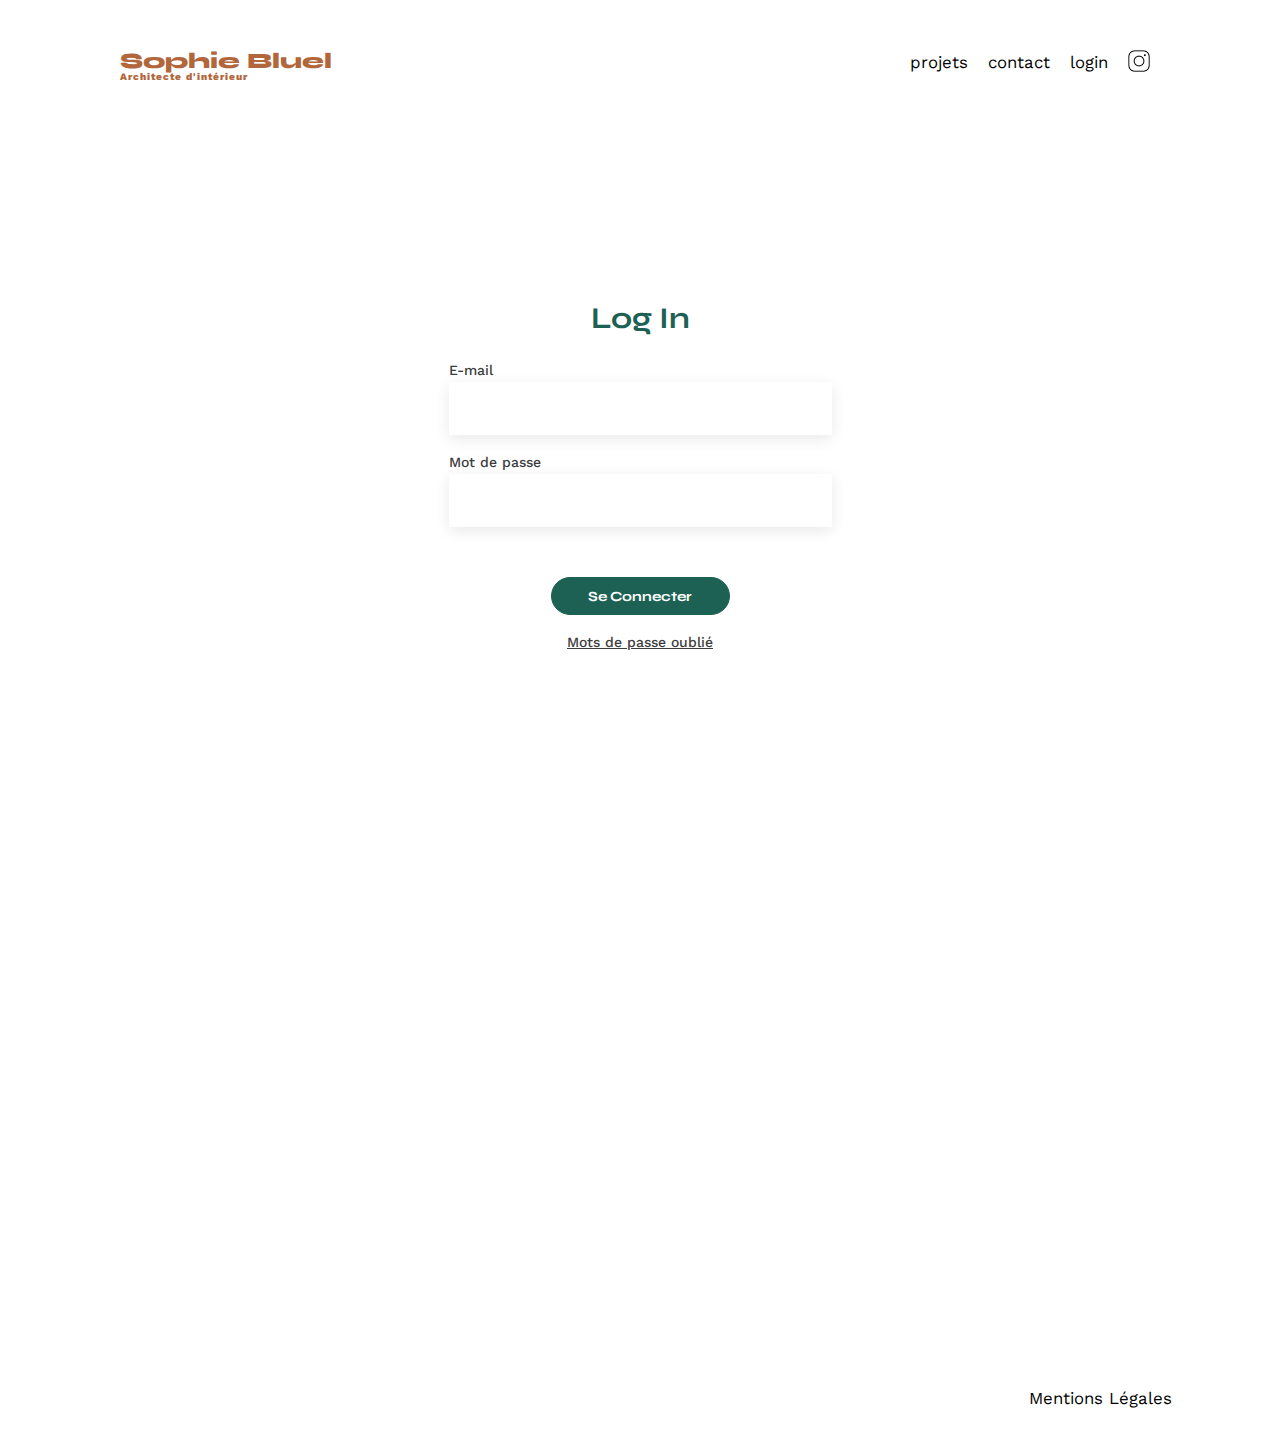
<file: Portfolio-architecte-sophie-bluel-master/FrontEnd/login.html>
<!DOCTYPE html>
<html lang="fr">
<head>
	<meta charset="UTF-8">
	<title>Sophie Bluel - Architecte d'intérieur</title>
	<meta name="viewport" content="width=device-width, initial-scale=1.0">
	<link rel="preconnect" href="https://fonts.googleapis.com">
	<link rel="preconnect" href="https://fonts.gstatic.com" crossorigin>
	<link href="https://fonts.googleapis.com/css2?family=Syne:wght@700;800&family=Work+Sans&display=swap" rel="stylesheet">
	<meta name="description" content="">
	<link rel="stylesheet" href="assets/style.css">
	<script src="login.js" defer></script>
</head>
<body>
<header>
	<div class="header">
	<h1>Sophie Bluel <span>Architecte d'intérieur</span></h1>
	<nav>
		<ul>
			<li><a href="index.html">projets</a></li>
			<li>contact</li>
			<li id="longinLink"><a  class="longinLink" href="login.html">login</a></li>
			<li><img src="./assets/icons/instagram.png" alt="Instagram"></li>
		</ul>
	</nav>
	</div>
</header>
<main class="login">	
    <h2 class="title-login">Log In</h2>
    <form  class="form-login">
        <div class="input-login">
        <label class="textInputLogin" for="email">E-mail</label>
        <input class="inputEmailMp" type="email" id="email" name="email" required>
        </div>
        <div class="input-login">
        <label class="textInputLogin" for="password">Mot de passe </label>
        <input class="inputEmailMp" type="password" id="password" name="password" required>
        </div>
		<span id="emailError"></span>
		<div class="centerConnected">
			<button type="submit" class="buttonGreen btnConnected hoverBtnGreen">Se Connecter</button>
			<a class="forgetMp">Mots de passe oublié</a>
		</div>
    </form>
</main>
<footer>
	<nav>
		<ul>
			<li>Mentions Légales</li>
		</ul>
	</nav>
</footer>
</body>
</html>
</file>
<file: Portfolio-architecte-sophie-bluel-master/FrontEnd/assets/style.css>
/* http://meyerweb.com/eric/tools/css/reset/
   v2.0 | 20110126
   License: none (public domain)
*/

html, body, div, span, applet, object, iframe,
h1, h2, h3, h4, h5, h6, p, blockquote, pre,
a, abbr, acronym, address, big, cite, code,
del, dfn, em, img, ins, kbd, q, s, samp,
small, strike, strong, sub, sup, tt, var,
b, u, i, center,
dl, dt, dd, ol, ul, li,
fieldset, form, label, legend,
table, caption, tbody, tfoot, thead, tr, th, td,
article, aside, canvas, details, embed,
figure, figcaption, footer, header, hgroup,
menu, nav, output, ruby, section, summary,
time, mark, audio, video {
	margin: 0;
	padding: 0;
	border: 0;
	font-size: 100%;
	font: inherit;
	vertical-align: baseline;
}
/* HTML5 display-role reset for older browsers */
article, aside, details, figcaption, figure,
footer, header, hgroup, menu, nav, section {
	display: block;
}
body {
	line-height: 1;
}
ol, ul {
	list-style: none;
}
blockquote, q {
	quotes: none;
}
blockquote:before, blockquote:after,
q:before, q:after {
	content: '';
	content: none;
}
table {
	border-collapse: collapse;
	border-spacing: 0;
}
/** end reset css**/
body {
	max-width: 1140px;
	margin:auto;
	font-family: 'Work Sans' ;
	font-size: 14px;
}
header {
	display: flex;
	flex-direction: column;
}
.header {
	display: flex;
	justify-content: space-between;
	margin: 50px 50px
}
section {
	margin: 50px 0
}
h1{
	display: flex;
	flex-direction: column;
	font-family: 'Syne';
	font-size: 22px;
	font-weight: 800;
	color: #B1663C
}
h1 > span {
	font-family: 'Work Sans';
	font-size:10px;
	letter-spacing: 0.1em;
}
h2{
	font-family: 'Syne';
	font-weight: 700;
	font-size: 30px;
	color: #1D6154
}
h3{
	font-family: 'Work Sans';
	font-size: 26px;
	font-weight: 400;
}
.filter {
	display: flex;
	align-items: center;
	justify-content: center;
	padding-bottom: 50px;
}
.group-button-filter {
	width: 585px;
	display: flex;
	justify-content: space-between;
}
button {
	display: flex;
	align-items: center;
	justify-content: center;
	height: 38px;
	border-radius: 60px;
	border: 1px solid #1D6154;
	color: #1D6154;
	background-color: white;
	font-family: Syne;
	text-align: center;
	font-size: 16px;
	font-weight: 700;
	cursor: pointer;
}
.btnFilter:hover {
	color: white;
	background-color: #1D6154;
}
.buttonGreen {
	background: #1D6154;
	color: white;
}
.hoverBtnGreen:hover {
	background-color: #0E2F28;
}
.button-all {
	width: 100px;
}
.Objets {
	width: 100px;
}
.button-apartment {
	width: 157px;
}
.button-hotel-restaurant {
	width: 198px;
}
nav ul {
	display: flex;
	align-items: center;
	list-style-type: none;
}
nav li {
	padding: 0 10px;
	font-size: 1.2em;
}
nav a {
	text-decoration: none;
	color: black;
}
nav li img {
	width: 22px;
	height: 22px;
}
.longinLink:hover {
	font-weight: bold; 
}
nav ul li:hover {
	color: #B1663C;
}
#introduction {
	display: flex;
	align-items: center;
}
#introduction figure {
	flex: 1
}
#introduction img {
	display: block;
	margin: auto;
	width: 80%;
}
#introduction article {
	flex: 1
}
#introduction h2 {
	margin-bottom: 1em;
}
#introduction p {
	margin-bottom: 0.5em;
}
#portfolio h2 {
	text-align: center;
	margin-bottom: 1em;
}
.gallery {
	width: 100%;
	display: grid;
	grid-template-columns: 1fr 1fr 1fr;
	grid-column-gap: 20px;
	grid-row-gap: 20px;
}
.gallery img {
	width: 100%;
	height: 418px;
	object-fit: cover;
}
#contact {
	width: 50%;
margin: auto;
}
#contact > * {
	text-align: center;
}
#contact h2{
	margin-bottom: 20px;
}
#contact form {
	text-align: left;
	margin-top:30px;
	display: flex;
	flex-direction: column;
}
#contact input {
	height: 50px;
	font-size: 1.2em;
	border: none;
	box-shadow: 0px 4px 14px rgba(0, 0, 0, 0.09);
}
#contact label {
	margin: 2em 0 1em 0;
}
#contact textarea {
	border: none;
	box-shadow: 0px 4px 14px rgba(0, 0, 0, 0.09);
}
input[type="submit"]{
	font-family: Syne;
	font-weight: 700;
	color: white;
	background-color: #1D6154;
	margin : 2em auto ;
	width: 180px;
	text-align: center;
	border-radius: 60px ;
}
footer nav ul {
	display: flex;
	justify-content: flex-end;
	margin: 2em
}

/* Login */

.login {
	display: flex;
	flex-direction: column;
	justify-content: center;
	align-items: center;
	margin-top: 15%;
	margin-bottom: 65%;
}
.title-login {
	color: #1D6154;
	font-family: Syne;
	font-size: 30px;
	font-weight: 700;
	margin-bottom: 30px;
}
.form-login {
	display: flex;
	flex-direction: column;
	gap: 20px;
}
.input-login {
	display: flex;
	flex-direction: column;
	gap: 5px;
}
.textInputLogin {
	color: #3D3D3D;
	font-family: "Work Sans";
	font-size: 14px;
	font-weight: 500;
}
.inputEmailMp {
	width: 379px;
	height: 51px;
	background: #FFF;
	border: none;
	box-shadow: 0px 4px 14px 0px rgba(0, 0, 0, 0.09);
}
.centerConnected {
	display: flex;
	flex-direction: column;
	justify-content: center;
	align-items: center;
	margin-top: 10px;
	gap: 20px;
}
.btnConnected {
	font-family: Syne;
	font-size: 14px;
	font-style: normal;
	font-weight: 700;
	width: 179px;
}
.forgetMp {
	color: #3D3D3D;
	font-family: "Work Sans";
	font-size: 14px;
	font-weight: 500;
	text-decoration-line: underline;
}

/* Quand l'utilisateur est connecté */
.headerEdtion {
	display: flex;
	flex-direction: row-reverse;
	justify-content: center;
	align-items: center;
	gap: 20px;
	width: 100%;
	height: 59px;
	background-color: black;
	color: white;
	font-size: 16px;
	font-family: Work Sans;
	font-weight: 400;
}


.projet-connected {
	display: flex;
    justify-content: center;
	align-items: center;
    gap: 20px;
}
.mesProjetsModif {
	margin-top: 24px;
}
.divModif {
	display: flex;
	align-items: center;
	justify-content: center;
}
.fa-pen-to-square {
	font-size: 16px;
}
#button-modif {
	border-radius: none;
	font-family: "Work Sans";
	font-size: 14px;
	font-weight: 400;
	border: none;
}


/* Conteneur quand on click sur modifier */
.containerModal {
	display: none;
	position: fixed;
	top: 0;
	left: 0;
	right: 0;
	bottom: 0;
	width: 100%;
	height: 100%;
	background: rgba(0, 0, 0, 0.30);
	
}
.modal {
	display: flex;
	flex-direction: column;
	justify-content: center;
	justify-content: space-around;
	align-items: center;
	position: fixed;
	z-index: 50;
	top: 50%;
	left: 50%;
	width: 630px;
	gap: 50px;
	padding-top: 5%;
	padding-bottom: 5%;
	transform: translate(-50%, -50%);
	border-radius: 10px;
	background: white;
}
.fa-xmark {
	position: absolute;
	top: 20px;
	right: 20px;
	font-size: 24px;
	cursor: pointer;
}
.figureModal {
	width: 50%;
	height: 50%;
}
#imageDynamique {
	display: flex;
	width: 75%;
	gap: 15px;
	flex-wrap: wrap;
}
.tailleImage {
	display: flex;
	width: 80px;
	margin-bottom: 10px;
}
.imageTall {
	width: 85px;	
}
.poubelle {
	display: flex;
	position: relative;
	align-items: center;
	justify-content: center;
	z-index: 5;
	top: 6px;
	right: 20px;
	padding-top: 8px;
	padding-left: 2px;
	width: 12px;
	height: 12px;
	background-color: black;
}
.fa-trash-can {
	font-size: 10px;
	width: 17px;
	height: 17px;
	color: white
}

/* Modal pour ajouter des photos */

.modalAjout {
	display: none;
	flex-direction: column;
	justify-content: center;
	align-items: center;
	position: fixed;
	z-index: 50;
	top: 50%;
	left: 50%;
	width: 630px;
	gap: 35px;
	padding-bottom: 50px;
	transform: translate(-50%, -50%);
	border-radius: 10px;
	background: white;
}

.fa-arrow-left {
	position: absolute;
	top: 20px;
	left: 20px;
	font-size: 24px;
	cursor: pointer;
}
.formAjout {
	display: flex;
	flex-direction: column;
	justify-content: center;
	gap: 35px;
}
.containerPhoto {
	border-radius: 3px;
	background: #E8F1F6;
	width: 420px;
	height: 170px;
	display: flex;
	flex-direction: column;
	align-items: center;
	justify-content: center;
	border-radius: 5px;
}
.backgroundPhoto {
	display: flex;
	justify-content: center;
	border-radius: 50px;
	background: #CBD6DC;
	padding: 10px;
	width: 50%;
	margin-bottom: 10px;
	color: #306685;
	text-align: center;
	font-family: "Work Sans";
	font-size: 14px;
	font-weight: 500;
}
.inputAjoutFile {
	display: none;
}
.apercuImage {
	display: none;
	width: 129px;
	height: 193px;
	object-fit: cover;
}
.fa-image {
	font-size: 70px;
	color: #B9C5CC;
	margin-bottom: 10px;
}
.textPNG {
	color: #444;
	text-align: center;
	font-family: "Work Sans";
	font-size: 10px;
	font-weight: 400;
}
.titleCategoryForm {
	display: flex;
	flex-direction: column;
	gap: 10px;
}
.input-title {
	width: 420px;
	height: 51px;
	background: #FFF;
	border: none;
	box-shadow: 0px 4px 14px 0px rgba(0, 0, 0, 0.09);
	padding-left: 10px;
	color: #444444;
	font-family: "Work Sans";
	font-size: 14px;
	font-weight: 400;
}

#categories {
	width: 425px;
	height: 52px;
}

.line {
	width: 420px;
	height: 1px;
	background: #B3B3B3;
	margin-top: 15px;
}

.button-ajout {
	width: 237px;
	height: 36px;
	flex-shrink: 0;
	margin-left: auto;
	margin-right: auto;
	margin-bottom: 20px;
}
.buttonNoValid {
	background: #A7A7A7;
	color: white;
	border-color: white;
}
</file>
